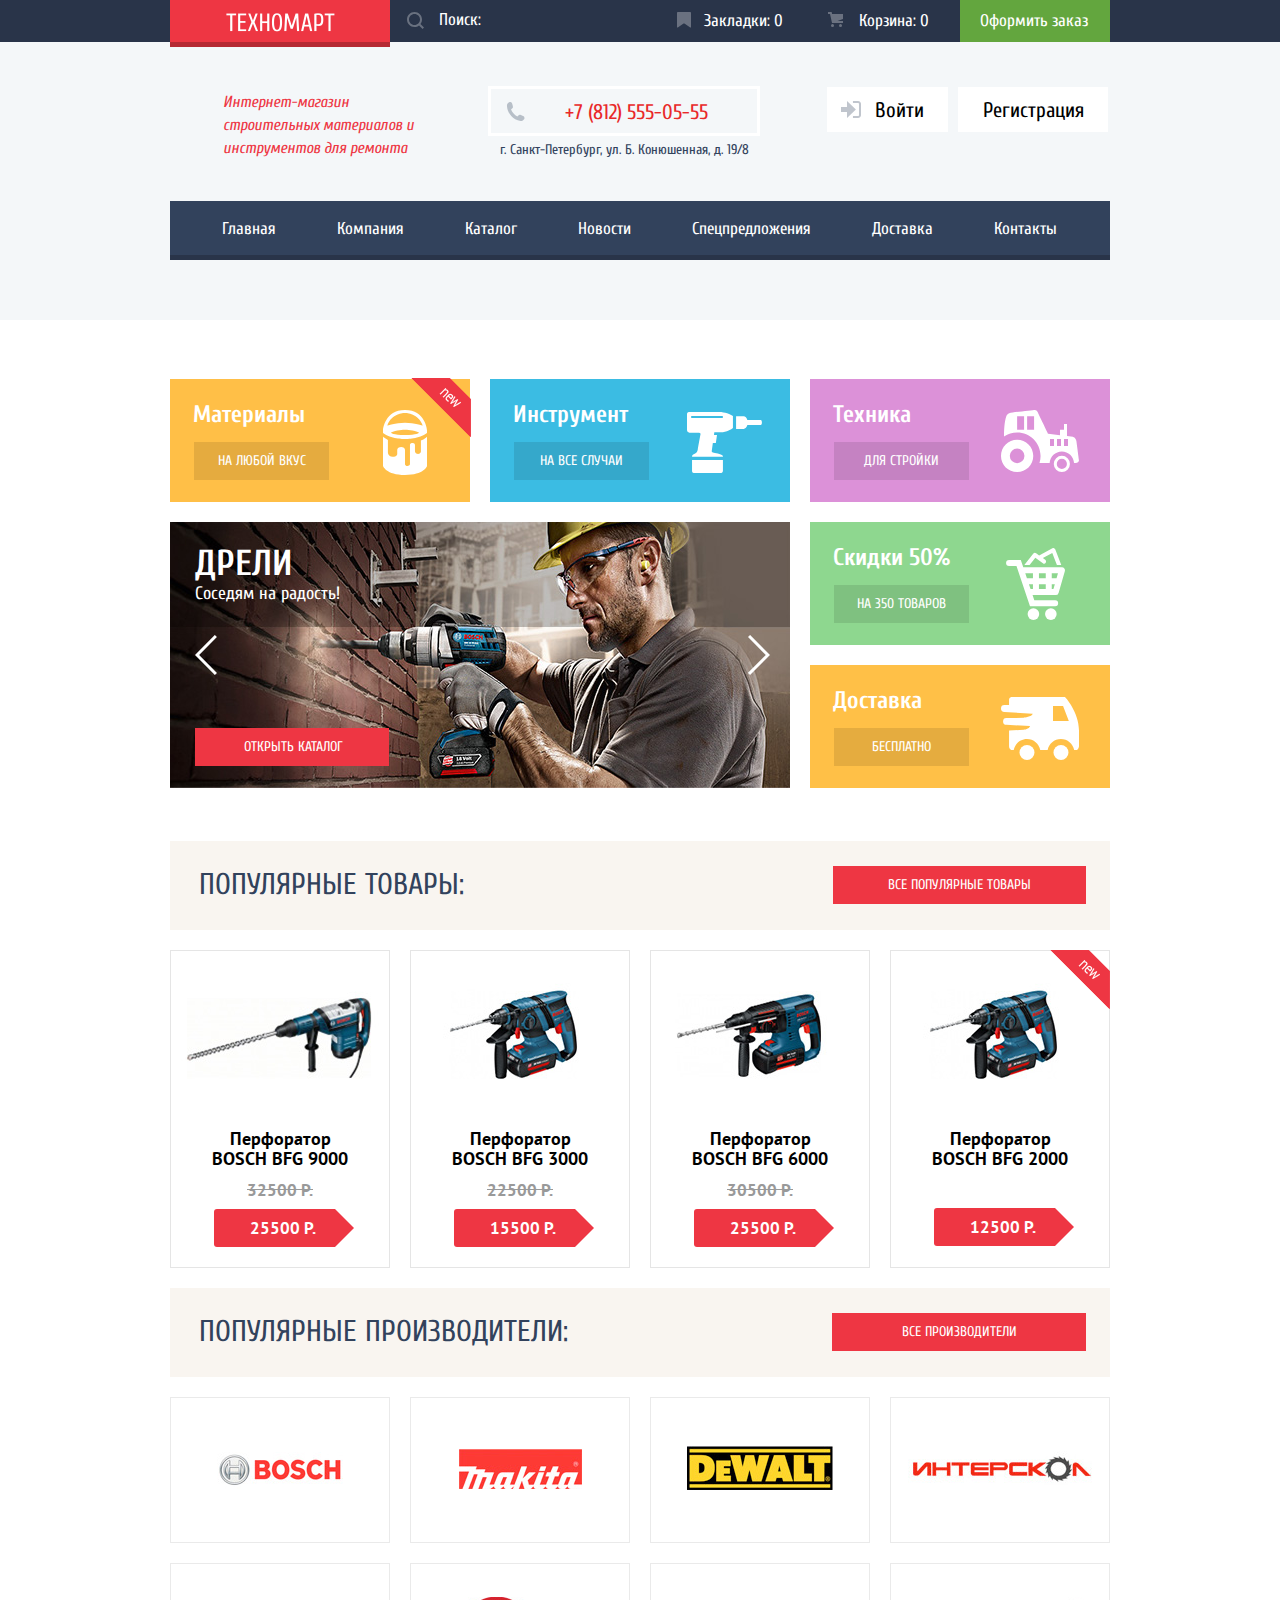
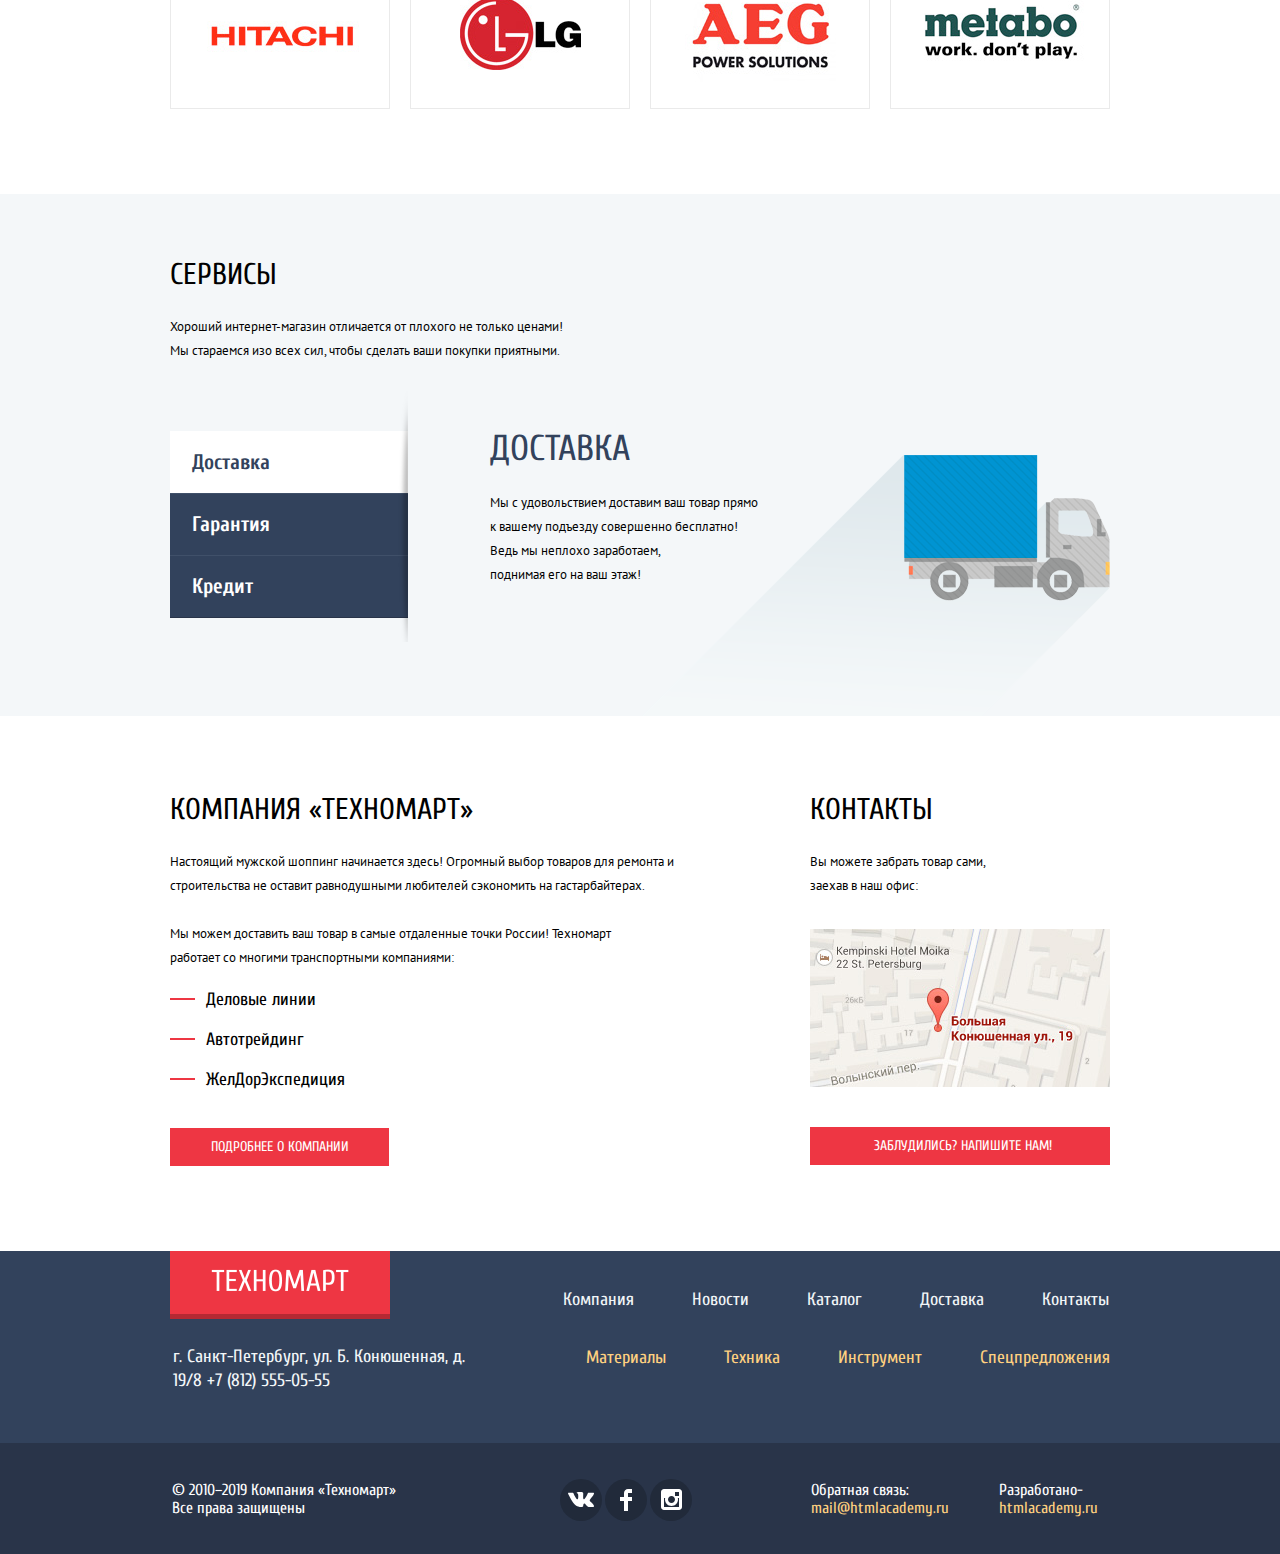
<file: index.html>
<!DOCTYPE html>
<html lang="ru">

  <head>
    <meta charset="utf-8" />
    <meta name="format-detection" content="telephone=no">
    <title>HTML Academy: Техномарт</title>
    <link
      href="https://fonts.googleapis.com/css?family=Cuprum:400,400i,700%7CPT+Sans:400,700&display=swap&subset=cyrillic"
      rel="stylesheet">
    <link rel="stylesheet" href="css/normalize.css">
    <link rel="stylesheet" href="css/style-min.css">
  </head>

  <body>
    <header class="main-header">
      <nav class="main-navigation container">
        <ul class="site-navigation">
          <li><a href="index.html">Главная</a></li>
          <li><a href="">Компания</a></li>
          <li><a href="catalog.html">Каталог</a></li>
          <li><a href="">Новости</a></li>
          <li><a href="">Спецпредложения</a></li>
          <li><a href="">Доставка</a></li>
          <li><a href="">Контакты</a></li>
        </ul>
      </nav>
      <div class="top-panel">
        <div class="container">
          <a class="logo logo-small" href="index.html">
            <img src="img/technomart-logo-small.png" width="109" height="19"
              alt="Логотип интернет-магазина «Техномарт»" /></a>
          <p class="search-term">
            <label class="visually-hidden" for="search-term-field">Поиск:</label>
            <input type="text" name="search-term" id="search-term-field" class="search-input" placeholder="Поиск:" />
            <svg class="icon-search" version="1.1" xmlns="http://www.w3.org/2000/svg"
              xmlns:xlink="http://www.w3.org/1999/xlink" x="0px" y="0px" width="17px" height="17px" viewbox="0 0 17 17"
              enable-background="new 0 0 17 17" xml:space="preserve">
              <g id="Layer_1">
              </g>
              <g id="Layer_2">
                <path d="M17,15.586l-3.542-3.542C14.421,10.782,15,9.21,15,7.5C15,3.358,11.643,0,7.5,0C3.358,0,0,3.358,0,7.5
		C0,11.643,3.358,15,7.5,15c1.71,0,3.282-0.579,4.544-1.542L15.586,17L17,15.586z M2,7.5C2,4.467,4.467,2,7.5,2
		C10.532,2,13,4.467,13,7.5c0,3.032-2.468,5.5-5.5,5.5C4.467,13,2,10.532,2,7.5z" />
              </g>
            </svg>
          </p>
          <a class="bookmarks-link" href="">Закладки: 0</a>
          <a class="cart cart-empty" href="">Корзина: 0</a>
          <a class="order-link" href="">Оформить заказ</a>
        </div>
      </div>
      <div class="intro container">
        <p class="intro-desc">Интернет-магазин строительных материалов и инструментов для ремонта</p>
        <div class="contact-details">
          <a class="phone" href="tel:+78125550555">+7 (812) 555-05-55</a>
          <div class="address">г. Санкт-Петербург, ул. Б. Конюшенная, д. 19/8</div>
        </div>
        <ul class="user-navigation">
          <li><a class="button button-secondary login-link" href="login.html">Войти</a></li>
          <li><a class="button button-secondary signup-link" href="signup.html">Регистрация</a></li>
        </ul>
      </div>
    </header>
    <main>
      <div class="container">
        <h1 class="visually-hidden">Интернет-магазин «Техномарт»</h1>
        <section class="cards">
          <div class="layout-columns">
            <input class="visually-hidden promo-1" type="radio" id="promo-1" name="promo-toggle" checked>
            <input class="visually-hidden promo-2" type="radio" id="promo-2" name="promo-toggle">
            <input class="visually-hidden promo-3" type="radio" id="promo-3" name="promo-toggle">
            <input class="visually-hidden promo-4" type="radio" id="promo-4" name="promo-toggle">

            <ul class="card-list">
              <li class="card-item card-1 flag flag-new">
                <h2>Материалы</h2>
                <p>
                  <a class="card-button" href="">На любой вкус</a>
                </p>
              </li>
              <li class="card-item card-2">
                <h2>Инструмент</h2>
                <p>
                  <a class="card-button" href="">На все случаи</a>
                </p>
              </li>
              <li class="slider slide-1" id="slide-1">
                <h2>Дрели</h2>
                <p class="description">Соседям на радость!</p>
                <p>
                  <img src="img/slider-image-1.jpg" alt="Картинка человека с дрелью" width="620" height="266">
                  <a class="button button-primary" href="catalog.html">Открыть каталог</a>
                </p>
                <label class="slider-button slider-left" for="promo-1" aria-label="Назад"></label>
                <label class="slider-button slider-right" for="promo-2" aria-label="Вперед"></label>
              </li>
              <li class="slider slide-2" id="slide-2">
                <h2>Перфораторы</h2>
                <p class="description">Настоящие мужские игрушки</p>
                <p>
                  <img src="img/slider-image-2.jpg" alt="Картинка человека с дрелью" width="620" height="266">
                  <a class="button button-primary" href="catalog.html">Открыть каталог</a>
                </p>
                <label class="slider-button slider-left" for="promo-3" aria-label="Назад"></label>
                <label class="slider-button slider-right" for="promo-4" aria-label="Вперед"></label>
              </li>
            </ul>
            <ul class="card-list">
              <li class="card-item card-3">
                <h2>Техника</h2>
                <p>
                  <a class="card-button" href="">Для стройки</a>
                </p>
              </li>
              <li class="card-item card-4">
                <h2>Скидки 50%</h2>
                <p>
                  <a class="card-button" href="">На 350 товаров</a>
                </p>
              </li>
              <li class="card-item card-5">
                <h2>Доставка</h2>
                <p>
                  <a class="card-button" href="">Бесплатно</a>
                </p>
              </li>
            </ul>
          </div>
        </section>
        <section class="popular-section">
          <header class="popular-header">
            <h2 class="popular-title">Популярные товары:</h2>
            <a class="button button-primary" href="">Все популярные товары</a>
          </header>
          <ul class="catalog-items">
            <li class="catalog-item">
              <a class="title" href="">
                <h3>Перфоратор BOSCH BFG 9000</h3>
                <p class="image">
                  <img src="img/product-drill-4.jpg" width="218" height="170" alt="Перфоратор BOSCH BFG 9000" />
                </p>
              </a>
              <div class="actions">
                <a class="buy" href="#">Купить</a>
                <button class="bookmark" type="button">В закладки</button>
              </div>
              <p class="discount">32500 Р.</p>
              <p class="price">25500 Р.</p>
            </li>
            <li class="catalog-item">
              <a class="title" href="">
                <h3>Перфоратор BOSCH BFG 3000</h3>
                <p class="image">
                  <img src="img/product-drill-3.jpg" width="218" height="170" alt="Перфоратор BOSCH BFG 3000" />
                </p>
              </a>
              <div class="actions">
                <a class="buy" href="#">Купить</a>
                <button class="bookmark" type="button">В закладки</button>
              </div>
              <p class="discount">22500 Р.</p>
              <p class="price">15500 Р.</p>
            </li>
            <li class="catalog-item">
              <a class="title" href="">
                <h3>Перфоратор BOSCH BFG 6000</h3>
                <p class="image">
                  <img src="img/product-drill-2.jpg" width="218" height="170" alt="Перфоратор BOSCH BFG 6000" />
                </p>
              </a>
              <div class="actions">
                <a class="buy" href="#">Купить</a>
                <button class="bookmark" type="button">В закладки</button>
              </div>
              <div class="discount">30500 Р.</div>
              <p class="price">25500 Р.</p>
            </li>
            <li class="catalog-item flag flag-new">
              <a class="title" href="">
                <h3>Перфоратор BOSCH BFG 2000</h3>
                <p class="image">
                  <img src="img/product-drill-3.jpg" width="218" height="170" alt="Перфоратор BOSCH BFG 2000" />
                </p>
              </a>
              <div class="actions">
                <a class="buy" href="#">Купить</a>
                <button class="bookmark" type="button">В закладки</button>
              </div>
              <p class="discount"></p>
              <p class="price">12500 Р.</p>
            </li>
          </ul>
        </section>
        <section class="popular-section">
          <header class="popular-header popular-brands">
            <h2 class="popular-title">Популярные производители:</h2>
            <a class="button button-primary" href="">Все производители</a>
          </header>
          <ul class="popular-brands-list">
            <li class="popular-brand">
              <a href="" class="brand-logo">
                <p>
                  <img src="img/bosch-logo.jpg" alt="Логотип компании Bosch" width="126" height="37">
                </p>
              </a>
            </li>
            <li class="popular-brand">
              <a href="" class="brand-logo brand-makita"><img src="img/makita-logo.jpg" alt="Логотип компании Makita" width="123"
                  height="40"></a>
            </li>
            <li class="popular-brand">
              <a href="" class="brand-logo brand-dewalt"><img src="img/de-walt-logo.jpg" alt="Логотип компании Dewalt" width="146"
                  height="44"></a>
            </li>
            <li class="popular-brand">
              <a href="" class="brand-logo brand-interskol"><img src="img/interskol-logo.jpg" alt="Логотип компании Интерскол"
                  width="200" height="88"></a>
            </li>
            <li class="popular-brand">
              <a href="" class="brand-logo brand-hitachi"><img src="img/hitachi-logo.jpg" alt="Логотип компании Hitachi" width="169"
                  height="31"></a>
            </li>
            <li class="popular-brand">
              <a href="" class="brand-logo brand-lg"><img src="img/lg-logo.jpg" alt="Логотип компании LG" width="121"
                  height="73"></a>
            </li>
            <li class="popular-brand">
              <a href="" class="brand-logo brand-aeg"><img src="img/aeg-logo.jpg" alt="Логотип компании AEG" width="151"
                  height="96"></a>
            </li>
            <li class="popular-brand">
              <a href="" class="brand-logo brand-metabo"><img src="img/metabo-logo.jpg" alt="Логотип компании Metabo" width="204"
                  height="69"></a>
            </li>
          </ul>
        </section>
      </div>
      <section class="services">
        <div class="container">
          <input class="visually-hidden service-1" type="radio" id="service-1" name="service-toggle" checked>
          <input class="visually-hidden service-2" type="radio" id="service-2" name="service-toggle">
          <input class="visually-hidden service-3" type="radio" id="service-3" name="service-toggle">

          <div class="services-intro">
            <h2>Сервисы</h2>
            <p class="description">Хороший интернет-магазин отличается от плохого не только ценами! Мы стараемся изо
              всех сил, чтобы сделать ваши покупки приятными.</p>
          </div>
          <div class="services-columns">
            <div class="switcher services-column-left">
              <label class="switcher-item switcher-active" for="service-1">Доставка</label>
              <label class="switcher-item" for="service-2">Гарантия</label>
              <label class="switcher-item" for="service-3">Кредит</label>
            </div>
            <div class="services-column-right">
              <div class="services-promo active promo-delivery">
                <h3>Доставка</h3>
                <p class="description"> Мы с удовольствием доставим ваш товар прямо<br>к вашему подъезду совершенно
                  бесплатно! Ведь мы неплохо заработаем,<br>поднимая его на ваш этаж!</p>
              </div>
              <div class="services-promo promo-warranty">
                <h3>Гарантия</h3>
                <p class="description">Если купленный у нас товар поломается или заискрит,<br>а также в случае пожара,
                  спровоцированного его возгоранием, вы всегда можете быть уверены в нашей гарантии. Мы обменяем
                  сгоревший товар на новый.<br>Дом уж восстановите как-нибудь сами.</p>
              </div>
              <div class="services-promo promo-credit">
                <h3>Кредит</h3>
                <p class="description">Залезть в долговую яму стало проще!<br>Кредитные консультанты придут вам на
                  помощь. </p>
                <a class="button button-primary" href="catalog.html">Отправить заявку</a>
              </div>
            </div>
          </div>
        </div>
      </section>
      <div class="container">
        <div class="index-columns">
          <section class="features">
            <h2>Компания «Техномарт»</h2>
            <p>Настоящий мужской шоппинг начинается здесь! Огромный выбор товаров для ремонта и строительства не
              оставит равнодушными любителей сэкономить на гастарбайтерах.</p>
            <p>Мы можем доставить ваш товар в самые отдаленные точки России! Техномарт работает со многими
              транспортными компаниями:</p>
            <ul class="features-list">
              <li class="feature-item">Деловые линии</li>
              <li class="feature-item">Автотрейдинг</li>
              <li class="feature-item">ЖелДорЭкспедиция</li>
            </ul>
            <a href="" class="button button-primary">Подробнее о компании</a>
          </section>
          <section class="contact-info">
            <h2>Контакты</h2>
            <p>Вы можете забрать товар сами, заехав в наш офис:</p>
            <a class="mini-map" href="https://goo.gl/maps/Fa5oddpGfRTATLxa6"><img src="img/address-map.jpg" width="300" height="158"
                alt="Офис интернет-магазина по адресу ул. Большая Конюшенная 19/8, Санкт-Петербург" /></a>
            <a href="" class="button button-primary write-us">Заблудились? Напишите нам!</a>
          </section>
        </div>
        <!-- Modals -->
        <section class="modal modal-dialog modal-contact">
          <h2 class="visually-hidden">Напишите нам</h2>
          <form class="contact-form" action="https://echo.htmlacademy.ru" method="post">
            <div class="modal-container">
              <p class="contact-item">
                <label class="label-name" for="fullname-field">Ваше имя:</label>
                <input type="text" name="fullname" id="fullname-field" placeholder="Имя Фамилия" />
              </p>
              <p class="contact-item">
                <label for="email-field">Ваш e-mail:</label>
                <input type="email" name="email" id="email-field" placeholder="email@example.com" />
              </p>
              <p class="contact-item">
                <label for="comments-field">Текст письма:</label>
                <textarea name="comments" rows="5" placeholder="В свободной форме" id="comments-field"></textarea>
              </p>
            </div>
            <div class="modal-footer">
              <button type="submit" class="button button-primary">Отправить</button>
            </div>
          </form>
          <button class="modal-close" type="button" aria-label="Закрыть"></button>
        </section>
        <section class="modal modal-map">
          <h2 class="visually-hidden">Как до нас добраться</h2>
          <p>
            <img src="img/address-map-big.jpg" width="940" height="446"
              alt="Офис интернет-магазина по адресу ул. Большая Конюшенная 19/8, Санкт-Петербург" />
          </p>
          <iframe class="google-map" src="https://www.google.com/maps/embed?pb=!1m18!1m12!1m3!1d1998.6036253002735!2d30.32085871559023!3d59.938719169054785!2m3!1f0!2f0!3f0!3m2!1i1024!2i768!4f13.1!3m3!1m2!1s0x4696310fca145cc1%3A0x42b32648d8238007!2sBolshaya%20Konyushennaya%20St%2C%2019%2F8%2C%20Sankt-Peterburg%2C%20Russia%2C%20191186!5e0!3m2!1sen!2sil!4v1583573850212!5m2!1sen!2sil" width="940" height="446" style="border: 0;" allowfullscreen=""></iframe>
          <button class="modal-close" type="button" aria-label="Закрыть"></button>
        </section>
        <section class="modal modal-dialog modal-product-added">
          <h2>Товар добавлен в корзину!</h2>
          <div class="modal-footer">
            <a class="button button-primary" href="">Оформить заказ</a>
            <button type="button" class="button button-secondary">Продолжить покупки</button>
          </div>
          <button class="modal-close" type="button" aria-label="Закрыть"></button>
        </section>
      </div>
    </main>
    <footer class="main-footer">
      <div class="main-footer-top">
        <div class="container">
          <div class="footer-site-navigation">
            <a class="logo logo-normal" href="index.html">
              <img src="img/technomart-logo-big.png" width="138" height="23"
                alt="Логотип интернет-магазина «Техномарт»" />
            </a>
            <ul class="main-footer-features-list">
              <li class="features-list-item"><a href="">Компания</a></li>
              <li class="features-list-item"><a href="">Новости</a></li>
              <li class="features-list-item"><a href="catalog.html">Каталог</a></li>
              <li class="features-list-item"><a href="">Доставка</a></li>
              <li class="features-list-item"><a href="">Контакты</a></li>
            </ul>
          </div>
          <div class="footer-categories">
            <p>г. Санкт-Петербург, ул. Б. Конюшенная, д. 19/8 <a class="phone" href="tel:+78125550555">+7 (812) 555-05-55</a></p>
            <ul class="main-footer-product-list">
              <li class="product-list-item"><a href="">Материалы</a></li>
              <li class="product-list-item"><a href="">Техника</a></li>
              <li class="product-list-item"><a href="">Инструмент</a></li>
              <li class="product-list-item"><a href="">Спецпредложения</a></li>
            </ul>
          </div>
        </div>
      </div>
      <div class="main-footer-bottom">
        <div class="container">
          <p class="copyright"> © 2010–2019 Компания «Техномарт» Все права защищены </p>
          <ul class="social-list">
            <li class="social-item"><a class="social-button" href="#" aria-label="ВКонтакте"><svg version="1.1"
                  id="vk_layer1" xmlns="http://www.w3.org/2000/svg" xmlns:xlink="http://www.w3.org/1999/xlink" x="0px"
                  y="0px" width="26px" height="15px" viewbox="0 0 26 15" enable-background="new 0 0 26 15"
                  xml:space="preserve">
                  <path fill="#FFFFFF" d="M16.138,11.51c0.956-0.309,2.18,2.04,3.483,2.939c0.978,0.681,1.727,0.534,1.727,0.534l3.473-0.05
           c0,0,1.815-0.112,0.957-1.554c-0.071-0.12-0.503-1.069-2.585-3.022c-2.177-2.043-1.882-1.712,0.739-5.244
           c1.597-2.153,2.236-3.468,2.036-4.028c-0.192-0.539-1.365-0.399-1.365-0.399L20.69,0.713c-0.381,0.001-0.704,0.119-0.851,0.515
           c-0.003,0.004-0.621,1.666-1.445,3.079c-1.741,2.989-2.436,3.148-2.724,2.961c-0.661-0.433-0.494-1.737-0.494-2.664
           c0-2.897,0.432-4.105-0.846-4.417c-0.427-0.104-0.739-0.172-1.828-0.182c-1.392-0.021-2.574,0-3.244,0.329
           c-0.445,0.223-0.786,0.712-0.579,0.74c0.26,0.035,0.843,0.16,1.155,0.586c0.401,0.552,0.389,1.789,0.389,1.789
           s0.229,3.411-0.54,3.834c-0.528,0.29-1.25-0.302-2.803-3.016C6.087,2.879,5.488,1.345,5.488,1.345S5.372,1.06,5.162,0.904
           C4.912,0.719,4.562,0.66,4.562,0.66L0.848,0.684c0,0-0.558,0.016-0.763,0.262C-0.097,1.164,0.07,1.614,0.07,1.614
           s2.909,6.881,6.203,10.347c3.02,3.182,6.452,2.971,6.452,2.971h1.555c0,0,0.469-0.054,0.709-0.312
           c0.224-0.24,0.214-0.691,0.214-0.691S15.172,11.82,16.138,11.51z" />
                </svg></a></li>
            <li class="social-item"><a class="social-button" href="#" aria-label="Facebook"><svg version="1.1"
                  id="fb_layer2" xmlns="http://www.w3.org/2000/svg" xmlns:xlink="http://www.w3.org/1999/xlink" x="0px"
                  y="0px" width="12px" height="22px" viewbox="0 0 12 22" enable-background="new 0 0 12 22"
                  xml:space="preserve">
                  <path fill="#FFFFFF" d="M12,4V0H8C5.791,0,4,1.791,4,4v4H0v4h4v10h4V12h4V8H8V4H12z" />
                </svg></a>
            </li>
            <li class="social-item"><a class="social-button" href="#" aria-label="Instagram"><svg version="1.1"
                  id="insta_layer1" xmlns="http://www.w3.org/2000/svg" xmlns:xlink="http://www.w3.org/1999/xlink"
                  x="0px" y="0px" width="21px" height="21px" viewbox="0 0 21 21" enable-background="new 0 0 21 21"
                  xml:space="preserve">
                  <path fill="#FFFFFF" d="M18,0H3C1.35,0,0,1.35,0,3v15c0,1.65,1.35,3,3,3h15c1.65,0,3-1.35,3-3V3C21,1.35,19.65,0,18,0z M10.5,7
           c1.93,0,3.5,1.57,3.5,3.5S12.43,14,10.5,14S7,12.43,7,10.5S8.57,7,10.5,7z M18,18H3V9h1.181C4.067,9.482,4,9.983,4,10.5
           c0,3.59,2.91,6.5,6.5,6.5s6.5-2.91,6.5-6.5c0-0.517-0.066-1.018-0.181-1.5H18V18z M18,7h-4V3h4V7z" />
                </svg></a>
            </li>
          </ul>
          <p class="footer-contact-dev">
            <b>Обратная связь:</b>
            <a href="mailto:mail@htmlacademy.ru">mail@htmlacademy.ru</a>
          </p>
          <p class="footer-contact-dev">
            <b>Разработано-</b>
            <a href="https://htmlacademy.ru/intensive/htmlcss">htmlacademy.ru</a>
          </p>
        </div>
      </div>
    </footer>
    <script src="js/index-min.js"></script>
  </body>

</html>
</file>
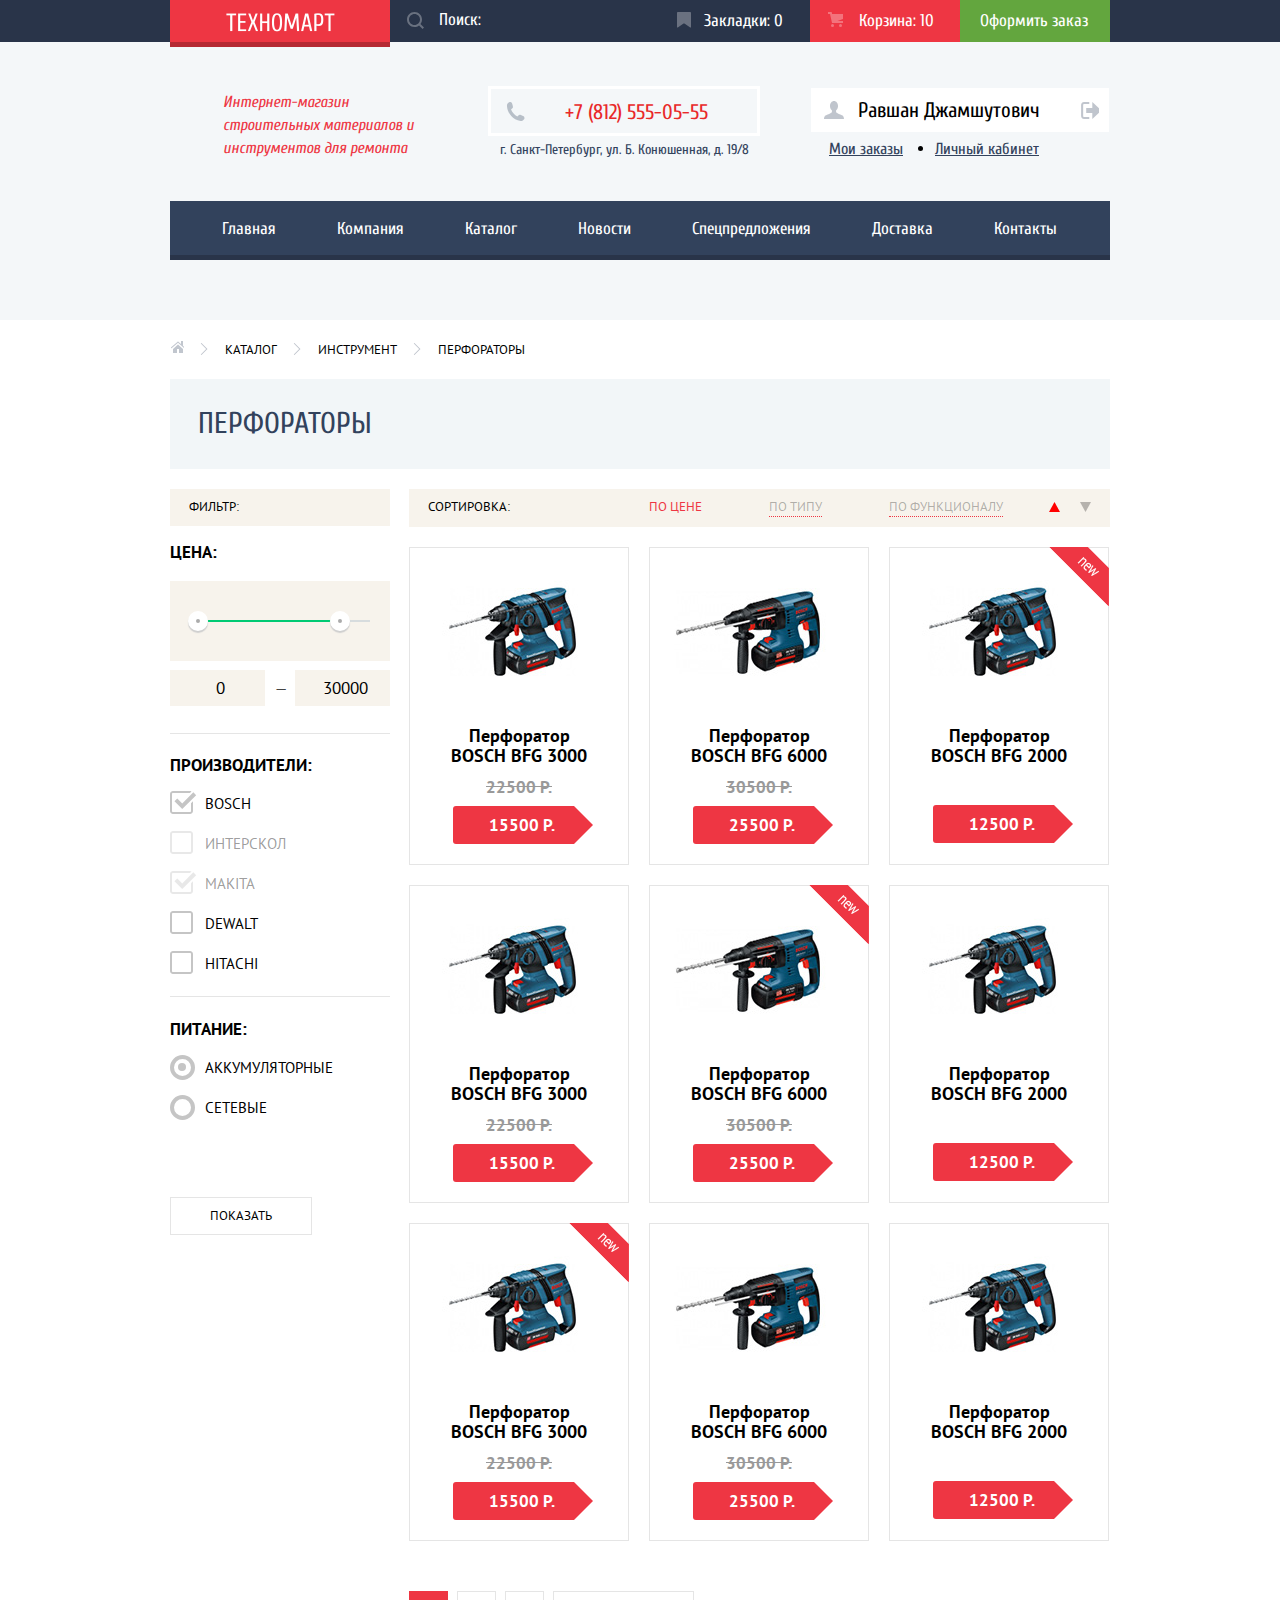
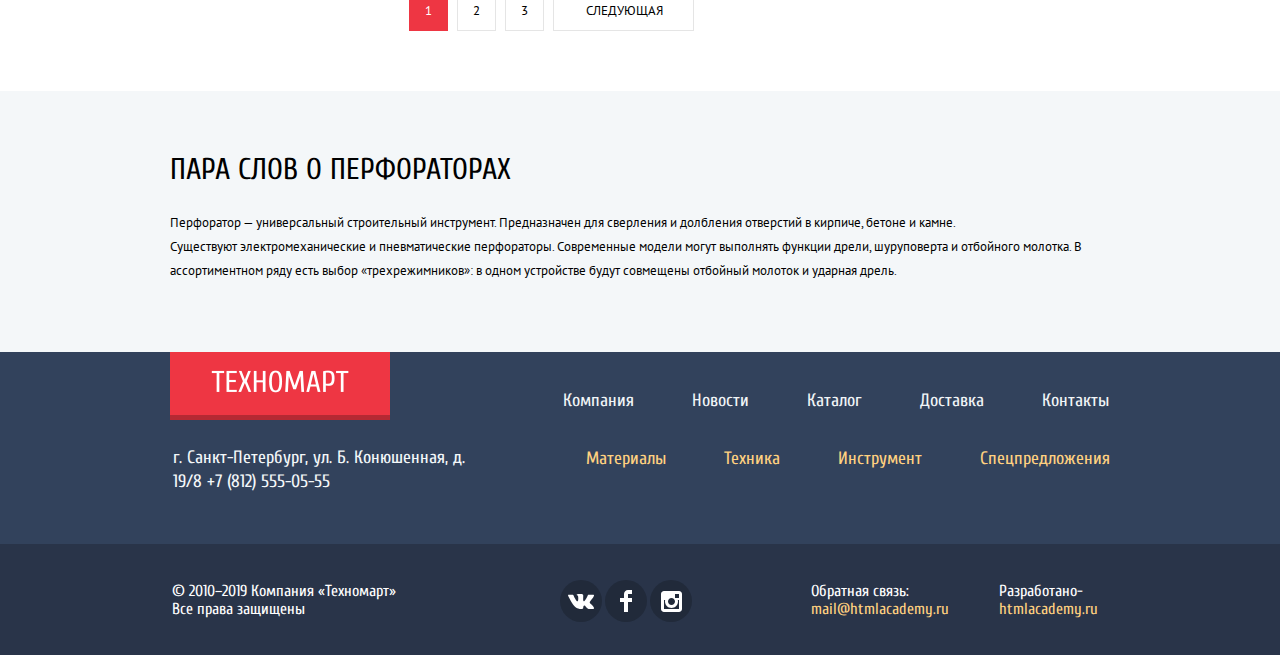
<file: catalog.html>
<!DOCTYPE html>
<html lang="ru">

  <head>
    <meta charset="utf-8" />
    <meta name="format-detection" content="telephone=no">
    <title>Перфораторы</title>
    <link
      href="https://fonts.googleapis.com/css?family=Cuprum:400,400i,700%7CPT+Sans:400,700&display=swap&subset=cyrillic"
      rel="stylesheet">
    <link rel="stylesheet" href="css/normalize.css">
    <link rel="stylesheet" href="css/style-min.css">
  </head>

  <body class="inner-page">
    <header class="main-header">
      <nav class="main-navigation container">
        <ul class="site-navigation">
          <li><a href="index.html">Главная</a></li>
          <li><a href="">Компания</a></li>
          <li><a href="catalog.html">Каталог</a></li>
          <li><a href="">Новости</a></li>
          <li><a href="">Спецпредложения</a></li>
          <li><a href="">Доставка</a></li>
          <li><a href="">Контакты</a></li>
        </ul>
      </nav>
      <div class="top-panel">
        <div class="container">
          <a class="logo logo-small" href="index.html">
            <img src="img/technomart-logo-small.png" width="109" height="19"
              alt="Логотип интернет-магазина «Техномарт»" /></a>
          <p class="search-term">
            <label class="visually-hidden" for="search-term-field">Поиск:</label>
            <input type="text" name="search-term" id="search-term-field" class="search-input" placeholder="Поиск:" />
            <svg class="icon-search" version="1.1" xmlns="http://www.w3.org/2000/svg"
              xmlns:xlink="http://www.w3.org/1999/xlink" x="0px" y="0px" width="17px" height="17px" viewbox="0 0 17 17"
              enable-background="new 0 0 17 17" xml:space="preserve">
              <g id="Layer_1">
              </g>
              <g id="Layer_2">
                <path d="M17,15.586l-3.542-3.542C14.421,10.782,15,9.21,15,7.5C15,3.358,11.643,0,7.5,0C3.358,0,0,3.358,0,7.5
		C0,11.643,3.358,15,7.5,15c1.71,0,3.282-0.579,4.544-1.542L15.586,17L17,15.586z M2,7.5C2,4.467,4.467,2,7.5,2
		C10.532,2,13,4.467,13,7.5c0,3.032-2.468,5.5-5.5,5.5C4.467,13,2,10.532,2,7.5z" />
              </g>
            </svg>
          </p>
          <a class="bookmarks-link" href="">Закладки: 0</a>
          <a class="cart cart-full" href="">Корзина: 10</a>
          <a class="order-link" href="">Оформить заказ</a>
        </div>
      </div>
      <div class="intro container">
        <p class="intro-desc">Интернет-магазин строительных материалов и инструментов для ремонта</p>
        <div class="contact-details">
          <a class="phone" href="tel:+78125550555">+7 (812) 555-05-55</a>
          <div class="address">г. Санкт-Петербург, ул. Б. Конюшенная, д. 19/8</div>
        </div>
        <div class="logged-in-panel">
          <div class="button-logged-in">
            <a class="user-name" href="profile.html">Равшан Джамшутович</a>
            <a class="logout" href="logout.html" aria-label="Выйти"></a>
          </div>
          <ul class="personal-list">
            <li class="personal-item"><a href="">Мои заказы</a></li>
            <li class="personal-item"><a href="">Личный кабинет</a></li>
          </ul>
        </div>
      </div>
    </header>
    <main class="main-catalog">
      <div class="container">
        <h1 class="page-title">Перфораторы</h1>
        <ul class="breadcrumbs">
          <li class="icon-home"><a href="index.html" aria-label="Главная"></a></li>
          <li><a href="catalog.html">Каталог</a></li>
          <li><a href="">Инструмент</a></li>
          <li><a class="breadcrumbs-current">Перфораторы</a></li>
        </ul>
        <div class="catalog-columns">
          <section class="product-filters">
            <h2 class="visually-hidden">Фильтр товаров</h2>
            <p class="user-controls column-title title-filter">Фильтр:</p>
            <form class="filter" action="https://echo.htmlacademy.ru" method="get">
              <fieldset class="price-range">
                <legend>Цена:</legend>
                <div class="user-controls range-controls">
                  <div class="scale">
                    <div class="bar">
                    </div>
                    <div class="toggle toggle-min"></div>
                    <div class="toggle toggle-max"></div>
                  </div>
                </div>
                <div class="price-controls">
                  <label class="user-controls min-price" aria-label="Минимальное значение"><input type="number"
                      name="min-price" value="0"></label>
                  <label class="user-controls max-price" aria-label="Максимальное значение"><input type="number"
                      name="max-price" value="30000"></label>
                </div>
              </fieldset>
              <fieldset class="brands">
                <legend>Производители:</legend>
                <ul class="filter-brands">
                  <li class="filter-option">
                    <input class="visually-hidden filter-input filter-input-checkbox" type="checkbox" id="option-bosch"
                      name="bosch" checked>
                    <label for="option-bosch">Bosch</label>
                  </li>
                  <li class="filter-option">
                    <input class="visually-hidden filter-input filter-input-checkbox" type="checkbox"
                      id="option-interskol" name="interskol" disabled>
                    <label for="option-interskol">Интерскол</label>
                  </li>
                  <li class="filter-option">
                    <input class="visually-hidden filter-input filter-input-checkbox" type="checkbox" id="option-makita"
                      name="makita" checked disabled>
                    <label for="option-makita">Makita</label></li>
                  <li class="filter-option">
                    <input class="visually-hidden filter-input filter-input-checkbox" type="checkbox" id="option-dewalt"
                      name="dewalt">
                    <label for="option-dewalt">Dewalt</label></li>
                  <li class="filter-option">
                    <input class="visually-hidden filter-input filter-input-checkbox" type="checkbox"
                      id="option-hitachi" name="hitachi">
                    <label for="option-hitachi">Hitachi</label></li>
                </ul>
              </fieldset>
              <fieldset class="power-type">
                <legend>Питание:</legend>
                <ul class="filter-power">
                  <li class="filter-option">
                    <input class="visually-hidden filter-input filter-input-radio" type="radio" name="power-type-group"
                      id="power-type-battery-field" value="battery" checked>
                    <label for="power-type-battery-field">Аккумуляторные</label>
                  </li>
                  <li class="filter-option">
                    <input class="visually-hidden filter-input filter-input-radio" type="radio" name="power-type-group"
                      id="power-type-plugin-field" value="plugin">
                    <label for="power-type-plugin-field">Сетевые</label>
                  </li>
                </ul>
              </fieldset>
              <button type="submit" class="button filter-button">Показать</button>
            </form>
          </section>
          <section class="catalog">
            <h2 class="visually-hidden">Список товаров</h2>
            <div class="user-controls column-title">
              <p class="title-sort">Сортировка:</p>
              <ul class="sort-options">
                <li><button class="sort-option active">По цене</button></li>
                <li><button class="sort-option">По типу</button></li>
                <li><button class="sort-option">По функционалу</button></li>
              </ul>
              <ul class="sort-arrows direction-asc">
                <li>
                  <button class="sort-arrow arrow-asc arrow-active"
                    aria-label="Стрелка сортировки по возрастанию"></button>
                </li>
                <li>
                  <button class="sort-arrow arrow-desc arrow-inactive"
                    aria-label="Стрелка сортировки по убыванию"></button>
                </li>
              </ul>
            </div>
            <ul class="catalog-items">
              <li class="catalog-item">
                <a class="title" href="">
                  <h3>Перфоратор BOSCH BFG 3000</h3>
                  <p class="image">
                    <img src="img/product-drill-1.jpg" width="218" height="170" alt="Перфоратор BOSCH BFG 3000" />
                  </p>
                </a>
                <div class="actions">
                  <a class="buy" href="#">Купить</a>
                  <button class="bookmark" type="button">В закладки</button>
                </div>
                <p class="discount">22500 Р.</p>
                <p class="price">15500 Р.</p>
              </li>
              <li class="catalog-item">
                <a class="title" href="">
                  <h3>Перфоратор BOSCH BFG 6000</h3>
                  <p class="image">
                    <img src="img/product-drill-2.jpg" width="218" height="170" alt="Перфоратор BOSCH BFG 6000" />
                  </p>
                </a>
                <div class="actions">
                  <a class="buy" href="#">Купить</a>
                  <button class="bookmark" type="button">В закладки</button>
                </div>
                <p class="discount">30500 Р.</p>
                <p class="price">25500 Р.</p>
              </li>
              <li class="catalog-item flag flag-new">
                <a class="title" href="">
                  <h3>Перфоратор BOSCH BFG 2000</h3>
                  <p class="image">
                    <img src="img/product-drill-3.jpg" width="218" height="170" alt="Перфоратор BOSCH BFG 2000" />
                  </p>
                </a>
                <div class="actions">
                  <a class="buy" href="#">Купить</a>
                  <button class="bookmark" type="button">В закладки</button>
                </div>
                <div class="discount"></div>
                <p class="price">12500 Р.</p>
              </li>
              <li class="catalog-item">
                <a class="title" href="">
                  <h3>Перфоратор BOSCH BFG 3000</h3>
                  <p class="image">
                    <img src="img/product-drill-1.jpg" width="218" height="170" alt="Перфоратор BOSCH BFG 3000" />
                  </p>
                </a>
                <div class="actions">
                  <a class="buy" href="#">Купить</a>
                  <button class="bookmark" type="button">В закладки</button>
                </div>
                <p class="discount">22500 Р.</p>
                <p class="price">15500 Р.</p>
              </li>
              <li class="catalog-item flag flag-new">
                <a class="title" href="">
                  <h3>Перфоратор BOSCH BFG 6000</h3>
                  <p class="image">
                    <img src="img/product-drill-2.jpg" width="218" height="170" alt="Перфоратор BOSCH BFG 6000" />
                  </p>
                </a>
                <div class="actions">
                  <a class="buy" href="#">Купить</a>
                  <button class="bookmark" type="button">В закладки</button>
                </div>
                <p class="discount">30500 Р.</p>
                <p class="price">25500 Р.</p>
              </li>
              <li class="catalog-item">
                <a class="title" href="">
                  <h3>Перфоратор BOSCH BFG 2000</h3>
                  <p class="image">
                    <img src="img/product-drill-3.jpg" width="218" height="170" alt="Перфоратор BOSCH BFG 2000" />
                  </p>
                </a>
                <div class="actions">
                  <a class="buy" href="#">Купить</a>
                  <button class="bookmark" type="button">В закладки</button>
                </div>
                <p class="discount"></p>
                <p class="price">12500 Р.</p>
              </li>
              <li class="catalog-item flag flag-new">
                <a class="title" href="">
                  <h3>Перфоратор BOSCH BFG 3000</h3>
                  <p class="image">
                    <img src="img/product-drill-1.jpg" width="218" height="170" alt="Перфоратор BOSCH BFG 3000" />
                  </p>
                </a>
                <div class="actions">
                  <a class="buy" href="#">Купить</a>
                  <button class="bookmark" type="button">В закладки</button>
                </div>
                <p class="discount">22500 Р.</p>
                <p class="price">15500 Р.</p>
              </li>
              <li class="catalog-item">
                <a class="title" href="">
                  <h3>Перфоратор BOSCH BFG 6000</h3>
                  <p class="image">
                    <img src="img/product-drill-2.jpg" width="218" height="170" alt="Перфоратор BOSCH BFG 6000" />
                  </p>
                </a>
                <div class="actions">
                  <a class="buy" href="#">Купить</a>
                  <button class="bookmark" type="button">В закладки</button>
                </div>
                <p class="discount">30500 Р.</p>
                <p class="price">25500 Р.</p>
              </li>
              <li class="catalog-item">
                <a class="title" href="">
                  <h3>Перфоратор BOSCH BFG 2000</h3>
                  <p class="image">
                    <img src="img/product-drill-3.jpg" width="218" height="170" alt="Перфоратор BOSCH BFG 2000" />
                  </p>
                </a>
                <div class="actions">
                  <a class="buy" href="#">Купить</a>
                  <button class="bookmark" type="button">В закладки</button>
                </div>
                <p class="discount"></p>
                <p class="price">12500 Р.</p>
              </li>
            </ul>
            <ul class="pagination-list">
              <li class="pagination-item pagination-item-current"><a>1</a></li>
              <li class="pagination-item"><a href="#">2</a></li>
              <li class="pagination-item"><a href="#">3</a></li>
              <li class="pagination-item pagination-item-next"><a href="#">Следующая</a></li>
            </ul>
          </section>
        </div>
      </div>
      <section class="about-product">
        <div class="container">
          <h2>Пара слов о перфораторах</h2>
          <p>Перфоратор — универсальный строительный инструмент. Предназначен для сверления и долбления отверстий в
            кирпиче, бетоне и камне.<br>Существуют электромеханические и пневматические перфораторы. Современные модели
            могут выполнять функции дрели, шуруповерта и отбойного молотка. В ассортиментном ряду есть выбор
            «трехрежимников»: в одном устройстве будут совмещены отбойный молоток и ударная дрель.</p>
        </div>
      </section>
      <section class="modal modal-dialog modal-product-added">
        <h2>Товар добавлен в корзину!</h2>
        <div class="modal-footer">
          <a class="button button-primary" href="">Оформить заказ</a>
          <button type="button" class="button button-secondary">Продолжить покупки</button>
        </div>
        <button class="modal-close" type="button" aria-label="Закрыть"></button>
      </section>
    </main>
    <footer class="main-footer">
      <div class="main-footer-top">
        <div class="container">
          <div class="footer-site-navigation">
            <a class="logo logo-normal" href="index.html">
              <img src="img/technomart-logo-big.png" width="138" height="23"
                alt="Логотип интернет-магазина «Техномарт»" />
            </a>
            <ul class="main-footer-features-list">
              <li class="features-list-item"><a href="">Компания</a></li>
              <li class="features-list-item"><a href="">Новости</a></li>
              <li class="features-list-item"><a href="catalog.html">Каталог</a></li>
              <li class="features-list-item"><a href="">Доставка</a></li>
              <li class="features-list-item"><a href="">Контакты</a></li>
            </ul>
          </div>
          <div class="footer-categories">
            <p>г. Санкт-Петербург, ул. Б. Конюшенная, д. 19/8 <a class="phone" href="tel:+78125550555">+7 (812) 555-05-55</a></p>
            <ul class="main-footer-product-list">
              <li class="product-list-item"><a href="">Материалы</a></li>
              <li class="product-list-item"><a href="">Техника</a></li>
              <li class="product-list-item"><a href="">Инструмент</a></li>
              <li class="product-list-item"><a href="">Спецпредложения</a></li>
            </ul>
          </div>
        </div>
      </div>
      <div class="main-footer-bottom">
        <div class="container">
          <p class="copyright"> © 2010–2019 Компания «Техномарт» Все права защищены </p>
          <ul class="social-list">
            <li class="social-item"><a class="social-button" href="#" aria-label="ВКонтакте"><svg version="1.1"
                  id="vk_layer1" xmlns="http://www.w3.org/2000/svg" xmlns:xlink="http://www.w3.org/1999/xlink" x="0px"
                  y="0px" width="26px" height="15px" viewbox="0 0 26 15" enable-background="new 0 0 26 15"
                  xml:space="preserve">
                  <path fill="#FFFFFF" d="M16.138,11.51c0.956-0.309,2.18,2.04,3.483,2.939c0.978,0.681,1.727,0.534,1.727,0.534l3.473-0.05
           c0,0,1.815-0.112,0.957-1.554c-0.071-0.12-0.503-1.069-2.585-3.022c-2.177-2.043-1.882-1.712,0.739-5.244
           c1.597-2.153,2.236-3.468,2.036-4.028c-0.192-0.539-1.365-0.399-1.365-0.399L20.69,0.713c-0.381,0.001-0.704,0.119-0.851,0.515
           c-0.003,0.004-0.621,1.666-1.445,3.079c-1.741,2.989-2.436,3.148-2.724,2.961c-0.661-0.433-0.494-1.737-0.494-2.664
           c0-2.897,0.432-4.105-0.846-4.417c-0.427-0.104-0.739-0.172-1.828-0.182c-1.392-0.021-2.574,0-3.244,0.329
           c-0.445,0.223-0.786,0.712-0.579,0.74c0.26,0.035,0.843,0.16,1.155,0.586c0.401,0.552,0.389,1.789,0.389,1.789
           s0.229,3.411-0.54,3.834c-0.528,0.29-1.25-0.302-2.803-3.016C6.087,2.879,5.488,1.345,5.488,1.345S5.372,1.06,5.162,0.904
           C4.912,0.719,4.562,0.66,4.562,0.66L0.848,0.684c0,0-0.558,0.016-0.763,0.262C-0.097,1.164,0.07,1.614,0.07,1.614
           s2.909,6.881,6.203,10.347c3.02,3.182,6.452,2.971,6.452,2.971h1.555c0,0,0.469-0.054,0.709-0.312
           c0.224-0.24,0.214-0.691,0.214-0.691S15.172,11.82,16.138,11.51z" />
                </svg></a></li>
            <li class="social-item"><a class="social-button" href="#" aria-label="Facebook"><svg version="1.1"
                  id="fb_layer2" xmlns="http://www.w3.org/2000/svg" xmlns:xlink="http://www.w3.org/1999/xlink" x="0px"
                  y="0px" width="12px" height="22px" viewbox="0 0 12 22" enable-background="new 0 0 12 22"
                  xml:space="preserve">
                  <path fill="#FFFFFF" d="M12,4V0H8C5.791,0,4,1.791,4,4v4H0v4h4v10h4V12h4V8H8V4H12z" />
                </svg></a>
            </li>
            <li class="social-item"><a class="social-button" href="#" aria-label="Instagram"><svg version="1.1"
                  id="insta_layer1" xmlns="http://www.w3.org/2000/svg" xmlns:xlink="http://www.w3.org/1999/xlink"
                  x="0px" y="0px" width="21px" height="21px" viewbox="0 0 21 21" enable-background="new 0 0 21 21"
                  xml:space="preserve">
                  <path fill="#FFFFFF" d="M18,0H3C1.35,0,0,1.35,0,3v15c0,1.65,1.35,3,3,3h15c1.65,0,3-1.35,3-3V3C21,1.35,19.65,0,18,0z M10.5,7
           c1.93,0,3.5,1.57,3.5,3.5S12.43,14,10.5,14S7,12.43,7,10.5S8.57,7,10.5,7z M18,18H3V9h1.181C4.067,9.482,4,9.983,4,10.5
           c0,3.59,2.91,6.5,6.5,6.5s6.5-2.91,6.5-6.5c0-0.517-0.066-1.018-0.181-1.5H18V18z M18,7h-4V3h4V7z" />
                </svg></a>
            </li>
          </ul>
          <p class="footer-contact-dev">
            <b>Обратная связь:</b>
            <a href="mailto:mail@htmlacademy.ru">mail@htmlacademy.ru</a>
          </p>
          <p class="footer-contact-dev">
            <b>Разработано-</b>
            <a href="https://htmlacademy.ru/intensive/htmlcss">htmlacademy.ru</a>
          </p>
        </div>
      </div>
    </footer>
    <script src="js/catalog-min.js"></script>
  </body>

</html>
</file>
<file: css/style-min.css>
body{margin:0;padding:0;font-weight:400;font-size:17px;line-height:24px;font-family:Cuprum,Arial,sans-serif;color:#000;background-color:#fff}img{max-width:100%;height:auto}a{text-decoration:none}html{box-sizing:border-box}*,::after,::before{box-sizing:inherit}.visually-hidden{position:absolute;width:1px;height:1px;margin:-1px;padding:0;overflow:hidden;white-space:nowrap;border:0;clip:rect(0 0 0 0);clip-path:inset(100%)}.container{width:960px;margin:0 auto;padding-right:10px;padding-left:10px}.button{display:inline-block;padding:10px 30px;font-size:14px;line-height:18px;font-family:Cuprum,Arial,sans-serif;vertical-align:middle;text-align:center;text-transform:uppercase;border:none;cursor:pointer}.button-primary{margin-right:20px;color:#fff;background-color:#ee3643}.button-primary:focus,.button-primary:hover{background-color:#ca2c37}.button-primary:active{background-color:#ba2732}.button-secondary{display:inline-block;font-size:21px;line-height:21px;vertical-align:middle;color:#000;text-transform:none;background-color:#fff}.button-secondary:focus,.button-secondary:hover{color:#ee3643}.button-secondary:active{color:rgba(0,0,0,.3)}.main-header{display:flex;flex-direction:column;width:100%;padding-bottom:60px;background-color:#f4f7f9}.main-navigation{order:1;width:940px;font-size:17px;line-height:17px;color:#fff;background-color:#32425c;box-shadow:inset 0 -5px 0 0 #293449}.top-panel{order:-2;width:100%;height:42px;font-size:17px;line-height:18px;color:#fff;background-color:#293449}.top-panel .container{display:flex;height:42px}.top-panel a{display:block;color:#fff}.top-panel .bookmarks-link,.top-panel .cart{position:relative}.top-panel .bookmarks-link{padding-top:12px;padding-right:27px;padding-bottom:12px;padding-left:44px}.top-panel .bookmarks-link::before{content:"";position:absolute;top:12px;left:17px;width:14px;height:16px;background-image:url(../img/icon-bookmark.svg);background-repeat:no-repeat;background-position:0 0;opacity:.3}.top-panel .bookmarks-link:focus,.top-panel .bookmarks-link:hover{background-color:#212a3a}.top-panel .bookmarks-link:focus::before,.top-panel .bookmarks-link:hover::before{opacity:1}.top-panel .bookmarks-link:active{color:rgba(255,255,255,.6);background-color:#161d29}.top-panel .bookmarks-link:active::before{opacity:.5}.top-panel .cart{padding-top:12px;padding-right:31px;padding-bottom:12px;padding-left:49px}.top-panel .cart::before{content:"";position:absolute;top:12px;left:18px;width:15px;height:15px;background-image:url(../img/icon-cart.svg);background-repeat:no-repeat;background-position:0 0;opacity:.3}.top-panel .cart-full{padding-right:26px;background-color:#ee3643}.top-panel .cart-empty:focus,.top-panel .cart-empty:hover{background-color:#212a3a}.top-panel .cart-empty:focus::before,.top-panel .cart-empty:hover::before{opacity:1}.top-panel .cart-empty:active{color:rgba(255,255,255,.6);background-color:#161d29}.top-panel .cart-empty:active::before{opacity:.5}.top-panel .order-link{padding-top:12px;padding-right:22px;padding-bottom:12px;padding-left:20px;background-color:#63a63e}.order-link:focus,.order-link:hover{color:#fff;background-color:#5fbb2d}.order-link:active{color:rgba(255,255,255,.5);background-color:#5fbb2d}.top-panel .search-term{position:relative;width:270px;margin:0}.search-input{width:100%;padding-top:10px;padding-right:10px;padding-bottom:12px;padding-left:49px;color:#fff;background-color:#293449;border:none;outline:0}.search-input::-ms-input-placeholder{font-size:17px;line-height:18px;color:#fff}.search-input::placeholder{font-size:17px;line-height:18px;color:#fff}.search-input:hover{background-color:#212a3a}.search-input:focus{color:#000;background-color:#fff;border-bottom:1px solid #fff}.search-input+.icon-search{position:absolute;top:12px;left:17px;width:17px;height:17px}.search-input+.icon-search path{opacity:.3;fill:#fff}.search-input:focus+.icon-search path{opacity:1;fill:red}.search-input:hover+.icon-search path{opacity:1}.site-navigation,.user-navigation{margin:0;padding:0;list-style:none}.user-navigation{display:flex;justify-content:space-between;width:281px;margin-top:45px;margin-left:16px;list-style:none}.user-navigation .login-link,.user-navigation .signup-link{font-size:21px;line-height:21px}.user-navigation .login-link{position:relative;display:inline-block;width:121px;height:45px;padding-top:13px;padding-bottom:11px;padding-left:48px;vertical-align:middle;text-align:center;background-color:#fff}.user-navigation .login-link::before{content:"";position:absolute;top:14px;left:14px;width:20px;height:17px;background-image:url(../img/icon-login.svg);background-repeat:no-repeat;background-position:0 0;opacity:.3}.login-link:focus::before,.login-link:hover::before{opacity:1}.login-link:active::before{opacity:.3}.user-navigation .signup-link{display:inline-block;width:150px;height:45px;padding-top:13px;padding-bottom:11px;padding-left:25px;vertical-align:middle;text-align:center;background-color:#fff}.logo{display:inline-block;vertical-align:middle;text-align:center;background-color:#ee3643;box-shadow:inset 0 -5px 0 0 rgba(0,0,0,.24)}.logo img{display:block;margin:0 auto}.logo:focus,.logo:hover{background-color:#ca2c37}.logo:active{background-color:#ba2732}.logo-small{width:220px;height:47px;padding-top:13px}.logo-normal{width:220px;height:68px;padding-top:18px;padding-bottom:25px}.intro{display:flex}.intro-desc{width:196px;height:60px;margin:0;margin-top:49px;margin-right:69px;margin-bottom:50px;margin-left:53px;padding:0;font-style:italic;font-size:16px;line-height:23px;color:#ee3643}.contact-details{margin-top:44px}.contact-details .phone{position:relative;display:block;margin-right:51px;padding-top:13px;padding-right:49px;padding-bottom:10px;padding-left:74px;font-size:21px;line-height:21px;color:#e9292a;border:3px solid #fff}.contact-details .phone::before{content:"";position:absolute;top:13px;left:15px;width:19px;height:19px;background-image:url(../img/icon-phone.svg);background-repeat:no-repeat;background-position:0 0}.contact-details .address{margin-top:2px;margin-left:12px;font-size:14px;line-height:24px;color:#32425c}.logged-in-panel{margin-top:46px}.button-logged-in{position:relative;display:flex;width:298px;padding-top:14px;padding-right:10px;padding-bottom:11px;padding-left:47px;text-transform:none;background-color:#fff}.button-logged-in .user-name{display:block;width:200px;margin-top:-2px;margin-right:35px;font-size:21px;line-height:21px;color:#000}.button-logged-in:focus .user-name,.button-logged-in:hover .user-name{color:#000}.button-logged-in:active .user-name{color:#000;opacity:.3}.button-logged-in .user-name::before{content:"";position:absolute;top:13px;left:13px;width:20px;height:18px;background-image:url(../img/icon-user.svg);background-repeat:no-repeat;background-position:0 0;opacity:.3}.button-logged-in:focus .user-name::before,.button-logged-in:hover .user-name::before{opacity:1}.button-logged-in .logout{display:block;width:20px;height:17px;background-image:url(../img/icon-logout.svg);background-repeat:no-repeat;background-position:0 0;opacity:.3}.button-logged-in:focus .logout,.button-logged-in:hover .logout{opacity:1}.button-logged-in:active .logout{opacity:.3}.personal-list{display:flex;margin:0;margin-top:5px;margin-left:4px;padding:0}.personal-list a{font-size:16px;line-height:18px;color:#32425c;text-decoration:underline}.personal-list a:focus,.personal-list a:hover{color:#ee3643}.personal-list a:active{color:rgba(50,66,92,.3)}.personal-list li:first-child{margin-right:32px;margin-left:14px;list-style:none}.site-navigation{display:flex;flex-wrap:wrap;margin:0;padding:0 10px;list-style:none}.site-navigation a{display:block;padding-top:19px;padding-right:29px;padding-bottom:23px;padding-left:32px;color:#fff}.site-navigation a:focus,.site-navigation a:hover{background-color:#1d2739}.site-navigation a:active{color:rgba(255,255,255,.5);background-color:#1d2739}.main-footer{width:100%;margin:0;padding:0}.main-footer-top{padding-bottom:50px;background-color:#32425c}.main-footer-top p{font-size:18px;line-height:24px;color:#f3f7f9}.main-footer-features-list{display:flex;flex-wrap:wrap;width:547px;margin:0;padding:0;list-style:none}.main-footer-features-list a{display:block;margin-top:37px;margin-right:58px;font-size:18px;line-height:24px;color:#f1f5f7}.features-list-item:last-child a{margin-right:0}.main-footer-features-list a:focus,.main-footer-features-list a:hover{text-decoration:underline}.main-footer-features-list a:active{color:rgba(241,245,247,.5);text-decoration:none}.main-footer-product-list{display:flex;flex-wrap:wrap;width:524px;margin:0;padding:0;list-style:none}.main-footer-bottom .container{display:flex}.main-footer-product-list a{display:block;margin-top:8px;margin-right:58px;font-size:18px;line-height:24px;color:#ffd180}.product-list-item:last-child a{margin-right:0}.main-footer-product-list a:focus,.main-footer-product-list a:hover{text-decoration:underline}.main-footer-product-list a:active{color:rgba(255,209,128,.5)}.main-footer-bottom{padding-top:38px;padding-bottom:31px;font-size:16px;line-height:18px;color:#fff;background-color:#293449}.main-footer-bottom .copyright{width:228px;margin:0;margin-right:161px;margin-left:2px;padding:0}.main-footer-bottom .social-list{display:flex;flex-wrap:wrap;width:245px;margin:0;margin-top:-2px;margin-right:7px;padding:0;list-style:none}.social-button{display:flex;justify-content:center;align-items:center;width:42px;height:42px;margin-right:3px;margin-bottom:2px;background-color:#212a3a;border-radius:50%}.social-button:active,.social-button:focus,.social-button:hover{background-color:#ee3643}.footer-site-navigation{display:flex;justify-content:space-between;margin-bottom:19px}.footer-categories{display:flex;justify-content:space-between}.footer-categories p{width:325px;margin:0;margin-top:7px;margin-left:3px}.footer-categories .phone{color:inherit}.footer-contact-dev b{font-weight:400;font-size:16px;line-height:18px;color:#fff}.footer-contact-dev a{color:#ffd180}.footer-contact-dev a:focus,.footer-contact-dev a:hover{text-decoration:underline}.footer-contact-dev a:active{color:#ee3643;text-decoration:none}.footer-contact-dev:nth-child(3){width:135px;margin:0;margin-right:53px;padding:0}.footer-contact-dev:last-of-type{width:96px;margin:0;margin-right:15px;padding:0}main .index-columns{display:flex;justify-content:space-between;padding:54px 0 85px}.main-catalog .container{display:flex;flex-direction:column}.catalog-columns{display:flex;justify-content:space-between}.breadcrumbs{display:flex;flex-wrap:wrap;order:-1;margin:0;margin-top:21px;margin-bottom:20px;padding:0;list-style:none;font-size:13px;line-height:18px;font-family:"PT Sans",Arial,sans-serif;text-transform:uppercase}.breadcrumbs li{position:relative;margin-right:41px}.breadcrumbs li::after{content:"";position:absolute;top:2px;right:-24px;width:8px;height:12px;background-image:url(../img/icon-right-small.svg);background-repeat:no-repeat;background-position:0 0}.breadcrumbs li:last-child::after{display:none}.breadcrumbs li.icon-home{content:"";display:block;width:14px;height:12px;background-image:url(../img/icon-home.svg);background-repeat:no-repeat;background-position:0 0;cursor:pointer}.breadcrumbs a{color:#000}.page-title{margin:0;margin-bottom:20px;padding:0;padding-top:30px;padding-bottom:30px;padding-left:28px;font-weight:400;font-size:30px;line-height:30px;color:#32425c;text-transform:uppercase;background-color:#f2f6f8}.user-controls{font-size:13px;line-height:18px;font-family:"PT Sans",Arial,sans-serif;color:#000;text-transform:uppercase;background-color:#f7f3ec}.user-controls.column-title{margin:0;margin-bottom:20px;padding-top:9px;padding-right:18px;padding-bottom:10px;padding-left:19px}.user-controls.column-title.title-filter{margin-bottom:11px}.user-controls .title-sort{margin:0;margin-right:139px}.catalog .user-controls{display:flex}.user-controls .sort-options{display:flex;justify-content:space-between;width:354px;margin:0;padding:0;list-style:none}.sort-options .sort-option{padding:0;font:inherit;color:rgba(0,0,0,.3);text-transform:inherit;background-color:transparent;border:none;border-bottom:1px dotted #ee3643;outline:0;cursor:pointer}.sort-options .sort-option:focus,.sort-options .sort-option:hover{color:#000;border-bottom-style:solid}.sort-options .sort-option.active,.sort-options .sort-option:active{color:#ee3643;border-bottom:none}.user-controls .sort-arrows{position:relative;display:flex;justify-content:space-between;width:43px;margin:0;margin-left:46px;padding:0;list-style:none}.sort-arrows .sort-arrow{position:relative;width:11px;height:10px;background-color:transparent;border:none;outline:0;cursor:pointer}.sort-arrows .sort-arrow::before{content:"";position:absolute;top:0;left:0;width:11px;height:10px;background-repeat:no-repeat;background-position:0 0}.sort-arrows .arrow-inactive::before{opacity:.3}.sort-arrows .arrow-inactive:focus::before,.sort-arrows .arrow-inactive:hover::before{opacity:1}.sort-arrows .sort-arrow.arrow-inactive.arrow-desc::before{background-image:url(../img/icon-arrow-desc.svg)}.sort-arrows .sort-arrow.arrow-inactive.arrow-asc::before{background-image:url(../img/icon-arrow-asc.svg)}.sort-arrows .sort-arrow.arrow-asc.arrow-active::before{background-image:url(../img/icon-arrow-asc-active.svg)}.sort-arrows .sort-arrow.arrow-desc.arrow-active::before{background-image:url(../img/icon-arrow-desc-active.svg)}.product-filters{width:220px}.product-filters fieldset{margin:0;padding:0;border:none;border-bottom:1px solid #e5e5e5}.product-filters fieldset:last-of-type{border:none}.product-filters legend{margin-bottom:14px;font-weight:700;font-size:17px;line-height:30px;font-family:"PT Sans",Arial,sans-serif;text-transform:uppercase}.product-filters .price-range{margin-bottom:16px;padding-bottom:27px}.range-controls{position:relative;display:flex;flex-direction:column;justify-content:center;height:80px;margin-bottom:9px;padding-right:20px;padding-left:20px}.range-controls .scale{height:2px;background-color:#d7dcde}.range-controls .bar{width:80%;height:2px;background-color:#00ca74}.range-controls .toggle{position:absolute;top:calc(50% - 10px);left:0;width:20px;height:20px;padding:0;background-color:#ababab;border:8px solid #fff;border-radius:50%;box-shadow:0 2px 1px 0 #cfcfcf;cursor:pointer}.range-controls .toggle-min{left:18px}.range-controls .toggle-max{left:160px}.price-controls{position:relative;font-size:0}.price-controls::after{content:"—";position:absolute;top:10px;left:48%;width:30px;height:30px;font-size:16px;line-height:18px;color:#444}.price-controls label{display:inline-block;width:calc(50% - 15px);vertical-align:top}.price-controls label:first-child{margin-right:30px}.price-controls input{width:100%;margin-left:10px;padding:9px 10px;font-size:17px;line-height:18px;text-align:center;background-color:transparent;border:none}.max-price{text-align:right}.product-filters .brands{margin-bottom:17px;padding-bottom:2px}.product-filters .brands::after{top:246px}.filter-brands,.filter-power{margin:0;padding:0;list-style:none}.filter-brands label,.filter-power label{font-size:15px;line-height:20px;font-family:"PT Sans",Arial,sans-serif;text-transform:uppercase}.filter-option{margin-bottom:20px;padding-left:35px}.filter-option label{position:relative;display:block;cursor:pointer;user-select:none}.filter-input-checkbox+label::before{content:"";position:absolute;top:-3px;left:-35px;width:23px;height:23px;background-image:url(../img/checkbox-normal-off.svg);background-repeat:no-repeat;background-position:0 0}.filter-input-checkbox:checked+label::before{width:27px;background-image:url(../img/checkbox-normal-on.svg)}.filter-input-checkbox:disabled+label{color:rgba(0,0,0,.4)}.filter-input-checkbox:disabled+label::before{opacity:.3}.filter-input-checkbox:disabled+label::before,.filter-input-checkbox:hover+label::before{background-image:url(../img/checkbox-hover-off.svg)}.filter-input-checkbox:checked:disabled+label::before,.filter-input-checkbox:hover:checked+label::before{background-image:url(../img/checkbox-hover-on.svg)}.filter-input-radio+label::before{content:"";position:absolute;top:-3px;left:-35px;width:25px;height:25px;border:4px solid #c5c5c5;border-radius:50%}.filter-input-radio:hover+label::before{border-color:#b5b5b5}.filter-input-radio:disabled+label::before{border-color:#b5b5b5;opacity:.3}.filter-input-radio:checked+label::after{content:"";position:absolute;top:5px;left:-27px;width:8px;height:8px;background-color:#c5c5c5;border-radius:50%}.filter-input-radio:checked:hover+label::after{background-color:#b5b5b5}.filter-input-radio:checked:disabled+label::after{background-color:#b5b5b5;opacity:.3}.power-type+.filter-button{margin-top:59px;padding:9px 39px 9px 39px;font:inherit;font-size:13px;line-height:18px;font-family:"PT Sans",Arial,sans-serif;color:#000;text-transform:uppercase;background-color:#fff;border:1px solid #e5e5e5;cursor:pointer}.catalog-items{display:flex;flex-wrap:wrap;width:700px;margin:0;padding:0;list-style:none}.catalog-item{position:relative;display:flex;flex-direction:column;width:220px;min-height:318px;margin-right:20px;margin-bottom:20px;font-weight:700;font-size:17px;line-height:18px;font-family:"PT Sans",Arial,sans-serif;text-align:center;color:#000;border:1px solid #e5e5e5}.catalog-item:focus,.catalog-item:hover{box-shadow:0 10px 25px 0 rgba(41,52,73,.5)}.catalog-item:nth-child(3n){margin-right:0}.catalog-item .title{display:flex;flex-direction:column;justify-content:space-between;margin-bottom:12px}.catalog-item h3{min-height:33px;margin:0;margin-top:8px;padding:0 30px;font-size:18px;line-height:20px;color:#000}.catalog-item .image{order:-1;width:218px;height:170px;margin:0;padding:0}.flag-new::before{content:"";position:absolute;top:-1px;right:-1px;z-index:20;width:60px;height:60px;overflow:hidden;text-indent:-1000px;background:url(../img/product-new-flag.png) no-repeat 0 0}.catalog-item .price{position:relative;align-self:center;margin:0 auto;margin-bottom:20px;padding-top:10px;padding-right:30px;padding-bottom:10px;padding-left:36px;color:#fff;background-color:#ee3643;border-radius:3px}.catalog-item .price::after{content:"";position:absolute;top:0;right:-27px;width:0;height:0;border:19px solid #fff;border-left-color:#ee3643}.catalog-item .discount{min-width:67px;min-height:17px;margin:0;margin-bottom:10px;padding:0;color:#999;text-decoration:line-through}.catalog-item .actions{position:absolute;top:0;left:0;z-index:10;display:none;order:-1;width:218px;height:170px;padding-top:44px;background-color:#fff}.catalog-item:hover .actions{display:block}.actions .bookmark,.actions .buy{display:block;width:135px;height:38px;margin:0 auto;margin-bottom:8px;padding-top:7px;padding-right:0;padding-bottom:7px;padding-left:3px;font-weight:400;font-size:14px;line-height:18px;font-family:Cuprum,Arial,sans-serif;text-align:center;color:#fff;text-transform:uppercase;background-color:#63a63e;cursor:pointer}.actions .buy{position:relative;padding-top:10px;padding-left:3px;box-shadow:inset 0 -3px 0 0 #367315}.actions .buy::before{content:"";position:absolute;top:10px;left:14px;width:15px;height:15px;background-image:url(../img/icon-cart.svg);background-repeat:no-repeat;background-position:0 0;opacity:.3}.actions .buy:focus,.actions .buy:hover{background-color:#5fbb2d}.actions .buy:focus::before,.actions .buy:hover::before{opacity:1}.actions .buy:active{background-color:#518534;box-shadow:none}.actions .bookmark{color:#32425c;background:#fff;border:3px solid #63a63e}.actions .bookmark:focus,.actions .bookmark:hover{border-color:#32425c}.actions .bookmark:active{color:#32425c;opacity:.3}.index-columns h2{font-weight:400;font-size:30px;line-height:30px;color:#000}.index-columns p{font-size:13px;line-height:24px;font-family:"PT Sans",Arial,sans-serif}.features{width:519px;margin:0;padding:0}.features h2{margin-bottom:25px;text-transform:uppercase}.features p{margin:0}.features p:first-of-type{margin-bottom:24px}.features p:nth-of-type(2){width:446px;margin-bottom:20px}.features-list{margin:0;padding:0;list-style:none}.features-list .feature-item{position:relative;margin-bottom:20px;margin-left:36px;font-size:18px;line-height:20px;color:#000}.features-list .feature-item::before{content:"";position:absolute;top:8px;left:-36px;display:block;width:25px;height:2px;background-color:#ee3643}.features-list .feature-item:last-of-type{margin-bottom:38px}.features .button-primary{padding-top:10px;padding-right:40px;padding-left:41px}.contact-info{width:300px;margin:0;padding:0}.contact-info h2{margin-bottom:25px;text-transform:uppercase}.contact-info p{width:185px;margin-bottom:31px}.contact-info .button-primary{margin-top:33px;margin-right:0;padding-top:10px;padding-right:58px;padding-left:64px}.modal{position:fixed;box-shadow:0 20px 40px 0 rgba(0,0,0,.75)}.modal-dialog{width:620px;border-top:7px solid #ee3643}.modal-contact{top:120px;left:50%;z-index:30;display:none;margin-left:-310px;background-color:#fff}.modal-container{display:flex;flex-direction:row;flex-wrap:wrap;justify-content:space-between;padding-top:38px;padding-right:80px;padding-left:80px}.modal-contact .modal-container{padding-top:44px;padding-left:82px}.modal-contact input,.modal-contact textarea{font-size:13px;line-height:18px;font-family:"PT Sans",Arial,sans-serif;color:#000;border:2px solid #dee3e4;outline:0}.modal-contact input:hover,.modal-contact textarea:hover{border-color:#b5b5b5}.modal-contact input:active,.modal-contact input:focus,.modal-contact textarea:active,.modal-contact textarea:focus{border-color:#ee3643}.modal-contact input:-ms-input-placeholder,.modal-contact textarea:-ms-input-placeholder{color:#a9a9a9}.modal-contact input::placeholder,.modal-contact textarea::placeholder{color:#a9a9a9}.modal-close{position:absolute;top:9px;right:9px;width:21px;height:21px;background-color:transparent;border:none;cursor:pointer}.modal-close::after,.modal-close::before{content:"";position:absolute;top:9px;right:0;width:21px;height:3px;background-color:#ee3643}.modal-close::before{transform:rotate(45deg)}.modal-close::after{transform:rotate(-45deg)}.modal-dialog .modal-footer{background-color:#f4f4f4}.contact-item{margin:0;margin-bottom:17px}.contact-item label{display:block;margin-bottom:6px}.contact-item input{width:220px;padding-top:9px;padding-bottom:8px;padding-left:11px;background-color:#fff;border:2px solid #dee3e4}.contact-item textarea{width:460px;padding-top:5px;padding-bottom:15px;padding-left:12px}.modal-footer{width:100%;padding:37px 80px}.modal-contact .modal-footer{margin-top:12px;padding-top:39px;padding-right:80px;padding-bottom:37px;padding-left:80px}.modal-contact .button{padding:10px 198px}.label-name{margin-right:20px}.modal-product-added{top:120px;left:50%;z-index:30;display:none;margin-left:-310px;background-color:#fff}.modal-product-added .modal-footer{display:flex;height:auto;padding:37px 80px}.modal-product-added h2{margin-top:64px;margin-right:125px;margin-bottom:67px;margin-left:178px;font-weight:400;font-size:30px;line-height:30px}.modal-product-added::after{content:"";position:absolute;top:47px;left:81px;width:66px;height:66px;background-image:url(../img/icon-modal-check.svg);background-repeat:no-repeat;background-position:0 0}.modal-map{top:50px;left:50%;z-index:30;display:none;margin-left:-470px;background-color:#fff}.modal-map p{margin:0}.modal-map img{display:block}.modal-show{display:block;animation:bounce .6s}.modal-error{animation:shake .6s}.google-map{position:absolute;top:0;left:0;border:0}.modal-footer .button-primary{margin-right:51px;padding-top:12px;padding-right:62px;padding-left:59px}.modal-footer .button-secondary{margin-left:-31px;padding-right:47px;padding-left:44px;font-size:14px;line-height:18px;text-align:center;text-transform:uppercase}.modal-contact .button-primary{padding-top:10px;padding-right:201px;padding-bottom:9px;padding-left:198px}.cards{margin-bottom:33px}.card-list{display:flex;flex-wrap:wrap;margin:0;margin-top:59px;padding:0;list-style:none}.card-list:first-child{flex-direction:row}.card-list:last-child{flex-direction:column}.card-list:last-child li{margin-right:0}.card-list .card-item{position:relative;width:300px;margin-right:20px;margin-bottom:20px;padding-top:21px;padding-bottom:22px;padding-left:23px;color:#fff}.card-list .card-item:nth-child(3n){margin-right:0}.card-item::after{content:"";position:absolute;top:33px;right:28px;width:73px;height:63px;background-image:url(../img/icon-card-1.svg);background-repeat:no-repeat;background-position:0 0}.card-item h2{margin:0;margin-bottom:20px;font-weight:700;font-size:24px;line-height:30px}.card-item p{margin:0}.card-item a{display:inline-block;width:135px;margin-top:-8px;margin-left:1px;padding-top:10px;padding-right:20px;padding-bottom:10px;padding-left:20px;font-size:14px;line-height:18px;vertical-align:middle;text-align:center;color:#fff;text-transform:uppercase;background-color:rgba(0,0,0,.1)}.card-item .card-button:focus,.card-item .card-button:hover{background-color:rgba(0,0,0,.2)}.card-item .card-button:active{background-color:rgba(0,0,0,.3)}.card-list .slider{position:relative;width:620px;margin-right:20px;margin-bottom:20px;padding-top:24px;padding-right:20px;padding-bottom:22px;padding-left:25px;color:#fff;background-color:#685c53}.slider{display:none}.slider p{margin:0}.promo-1:checked~.card-list .slide-1,.promo-2:checked~.card-list .slide-2,.promo-3:checked~.card-list .slide-1,.promo-4:checked~.card-list .slide-2{display:block}.slider h2{position:relative;z-index:20;margin:0;font-weight:700;font-size:36px;line-height:36px;text-transform:uppercase}.slider .description{position:relative;z-index:20;font-size:18px;line-height:24px}.slider img{position:absolute;top:0;left:0;z-index:0;width:620px;height:100%}.slider .button-primary{position:relative;z-index:20;margin-top:122px;padding-right:46px;padding-left:49px}.slider .slider-button{content:"";position:absolute;width:22px;height:40px;color:transparent;background-color:transparent;border:0;cursor:pointer}.slider .slider-left{top:calc(50% - 20px);left:25px;background-image:url(../img/icon-left.svg)}.slider .slider-right{top:calc(50% - 20px);right:20px;background-image:url(../img/icon-right.svg)}.slider+.card-item{margin-right:0}.card-item.card-1{background-color:#ffbf47}.card-item.card-1::after{top:31px;right:43px;width:44px;height:65px;background-image:url(../img/icon-card-1.svg)}.card-item.card-2{background-color:#3bbce3}.card-item.card-2::after{top:33px;right:28px;width:75px;height:61px;background-image:url(../img/icon-card-2.svg)}.card-item.card-3{background-color:#dc91d8}.card-item.card-3::after{top:31px;right:31px;width:78px;height:62px;background-image:url(../img/icon-card-3.svg)}.card-item.card-4{background-color:#8ed78f}.card-item.card-4::after{top:26px;right:45px;width:59px;height:72px;background-image:url(../img/icon-card-4.svg)}.card-item.card-5{background-color:#ffc047}.card-item.card-5::after{top:32px;right:31px;width:78px;height:63px;background-image:url(../img/icon-card-5.svg)}.cards .layout-columns{display:flex;flex-direction:row}.popular-section .popular-header{display:flex;justify-content:space-between;align-items:center;margin-bottom:20px;padding-top:25px;padding-right:24px;padding-bottom:26px;padding-left:24px;background-color:#f9f5f0}.popular-section .popular-title{margin:0;margin-left:5px;font-weight:400;font-size:30px;line-height:30px;color:#32425c;text-transform:uppercase}.popular-header a{margin-right:0;padding-top:10px;padding-right:55px;padding-bottom:10px;padding-left:55px}.popular-section .catalog-items{width:100%}.popular-section .catalog-item{margin-right:20px}.popular-section .catalog-item:nth-child(4n){margin-right:0}.popular-brands .button-primary{padding-right:69px;padding-left:70px}.popular-section .popular-brands-list{display:flex;flex-wrap:wrap;justify-content:space-between;margin:0;padding:0;list-style:none}.popular-brands-list .popular-brand{display:flex;width:220px;margin-right:20px;margin-bottom:20px;background-color:#fff;border:1px solid #eaeaea}.popular-brands-list .popular-brand:nth-child(4n){margin-right:0}.popular-brand .brand-logo{position:relative;display:flex;justify-content:center;align-items:center;width:100%;min-height:144px}.popular-brand a::before{content:"";position:absolute;top:0;right:0;bottom:0;left:0;display:block}.brand-logo:focus,.brand-logo:hover{box-shadow:0 10px 25px 0 rgba(41,52,73,.5)}.brand-logo:active{box-shadow:0 4px 10px 0 rgba(41,52,73,.5)}.brand-logo img{display:block}.brand-logo:active img{opacity:.3}.brand-interskol img{margin-top:-14px}.brand-makita img{margin-top:-3px}.brand-dewalt img{margin-top:-4px}.brand-hitachi img{margin-left:6px}.brand-lg img{margin-top:-5px}.brand-aeg img{margin-top:-5px}.brand-metabo img{margin-top:-10px;margin-left:4px}.services{padding-bottom:53px;background-color:#f4f7f9}.services .container{margin-top:65px;padding-top:66px}.services h2{margin:0;margin-bottom:25px;font-weight:400;font-size:30px;line-height:30px;color:#000;text-transform:uppercase}.services-intro{width:398px;margin-bottom:23px}.services .description{margin:0;font-weight:400;font-size:13px;line-height:24px;font-family:"PT Sans",Arial,sans-serif;color:#000}.services .switcher{position:relative;width:240px;margin:0;margin-right:82px;padding:0;padding-bottom:46px;list-style:none}.services .switcher::before{content:"";position:absolute;top:-44px;right:0;width:10px;height:110%;background-image:url(../img/shadow.png);background-repeat:repeat-y;background-position:0 0}.switcher-item{display:block;padding-top:16px;padding-bottom:16px;padding-left:22px;font-weight:700;font-size:21px;line-height:30px;color:#fff;background-color:#32425c;box-shadow:0 1px 0 0 #293449,inset 0 1px 0 0 #405069;cursor:pointer}.switcher-item:focus:not(:active),.switcher-item:hover:not(:active){background-color:#293449}.service-1:checked~.services-columns .promo-delivery,.service-2:checked~.services-columns .promo-warranty,.service-3:checked~.services-columns .promo-credit{display:block}.service-1:checked~.services-columns label[for=service-1],.service-2:checked~.services-columns label[for=service-2],.service-3:checked~.services-columns label[for=service-3]{color:#32425c;background-color:#fff;box-shadow:0 1px 0 0 #fff,inset 0 1px 0 0 #fff}.services-columns{display:flex;padding-top:45px}.services-promo{position:relative;display:none;width:620px}.services-promo.promo-delivery::before{content:"";position:absolute;top:24px;right:0;width:468px;height:261px;background-image:url(../img/services-delivery.png);background-repeat:no-repeat;background-position:0 0}.services-promo.promo-warranty::before{content:"";position:absolute;top:2px;right:-7px;width:389px;height:283px;background-image:url(../img/services-guarantee.png);background-repeat:no-repeat;background-position:0 0}.services-promo.promo-credit::before{content:"";position:absolute;top:0;right:-9px;width:465px;height:285px;background-image:url(../img/services-credit.png);background-repeat:no-repeat;background-position:0 0}.services-promo h3{margin:0;margin-bottom:24px;font-weight:400;font-size:36px;line-height:36px;color:#32425c;text-transform:uppercase}.promo-delivery p{width:275px}.promo-warranty p{width:379px}.promo-credit .button-primary{margin-top:26px;padding-right:44px;padding-left:45px}.pagination-list{display:flex;flex-wrap:wrap;margin:0;margin-top:30px;padding:0;list-style:none}.pagination-item{margin-right:9px}.pagination-item:last-child{margin-right:0}.pagination-item a{display:block;padding:10px 15px;font-weight:400;font-size:13px;line-height:18px;font-family:"PT Sans",Arial,sans-serif;color:#000;background-color:#fff;border:1px solid #e5e5e5}.pagination-item a:focus,.pagination-item a:hover{border-color:#bdc6ca}.pagination-item a:active{border-color:#ee3643}.pagination-item-current a{color:#fff;background-color:#ee3643;border:1px solid #ee3643}.pagination-item-current a:focus,.pagination-item-current a:hover{color:#fff;background-color:#ee3643;border:1px solid #ee3643}.pagination-item-next a{padding-right:30px;padding-left:32px;text-transform:uppercase}.about-product{margin-top:60px;background-color:#f4f7f9}.about-product h2{margin:0;font-weight:400;font-size:30px;line-height:30px;font-family:Cuprum,Arial,sans-serif;text-transform:uppercase}.about-product p{margin:0;margin-top:26px;font-weight:400;font-size:13px;line-height:24px;font-family:"PT Sans",Arial,sans-serif}.about-product .container{padding-top:64px;padding-bottom:69px}@keyframes bounce{0%{transform:translateY(-2000px)}70%{transform:translateY(30px)}90%{transform:translateY(-10px)}100%{transform:translateY(0)}}@keyframes shake{0%,100%{transform:translateX(0)}10%,30%,50%,70%,90%{transform:translateX(-10px)}20%,40%,60%,80%{transform:translateX(10px)}}
</file>
